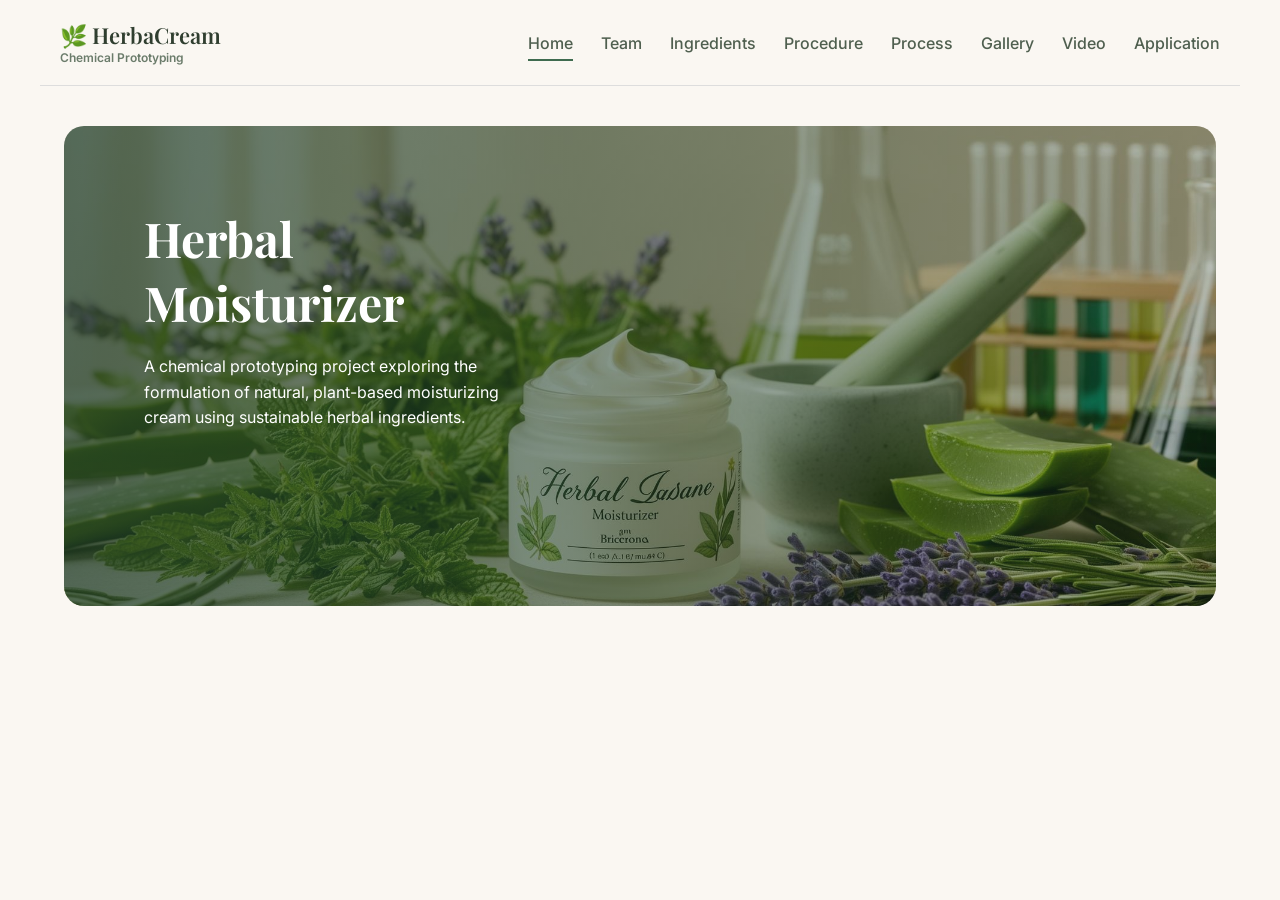
<file: index.html>
<!DOCTYPE html>
<html lang="en">
<head>
    <meta charset="UTF-8">
    <title>HerbaCream</title>
    <link rel="stylesheet" href="style.css">
    <link href="https://fonts.googleapis.com/css2?family=Playfair+Display:wght@600&family=Inter:wght@400;500&display=swap" rel="stylesheet">
</head>
<body>

<!-- NAVBAR -->
<header class="navbar">
    <div class="logo">
        🌿 <span>HerbaCream</span>
        <small>Chemical Prototyping</small>
    </div>

    <nav>
        <a class="active" href="index.html">Home</a>
        <a href="team.html">Team</a>
        <a href="ingredients.html">Ingredients</a>
        <a href="procedure.html">Procedure</a>
        <a href="process.html">Process</a>
        <a href="gallery.html">Gallery</a>
        <a href="video.html">Video</a>
        <a href="application.html">Application</a>
        
    </nav>
</header>

<hr class="divider">

<!-- HERO SECTION -->
<section class="hero">
    <div class="hero-overlay"></div>

    <div class="hero-content">
        <h1>Herbal Moisturizer</h1>
        <p>
            A chemical prototyping project exploring the formulation of
            natural, plant-based moisturizing cream using sustainable
            herbal ingredients.
        </p>
    </div>
</section>
</body>
</html>
</file>
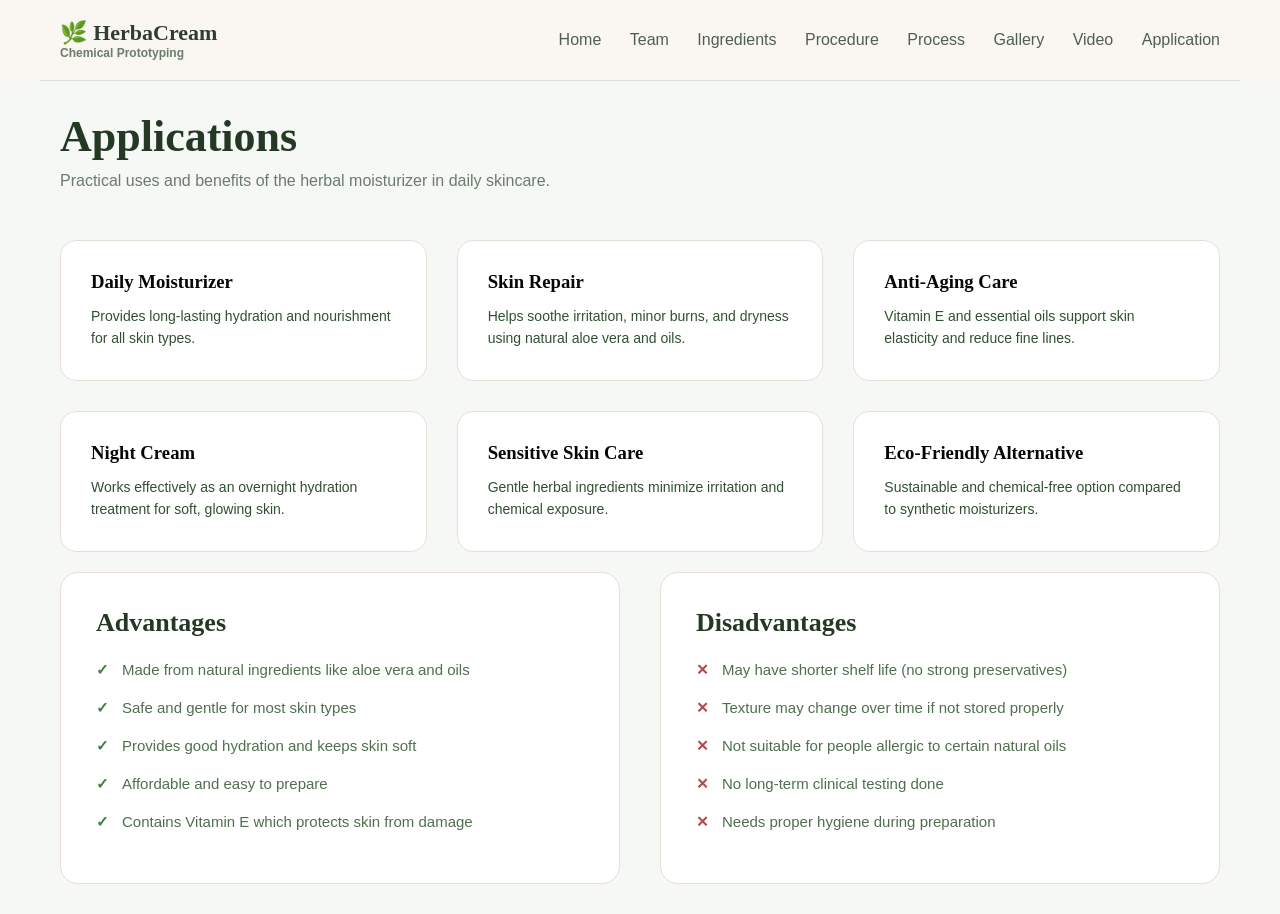
<file: application.html>
<!DOCTYPE html>
<html lang="en">
<head>
    <meta charset="UTF-8">
    <meta name="viewport" content="width=device-width, initial-scale=1.0">
    <link rel="stylesheet" href="style.css">
</head>
<body>
    
</body>
</html>
<header class="navbar">
    <div class="logo">
        🌿 <span>HerbaCream</span>
        <small>Chemical Prototyping</small>
    </div>

    <nav>
        <a href="index.html">Home</a>
        <a href="team.html">Team</a>
        <a href="ingredients.html">Ingredients</a>
        <a href="procedure.html">Procedure</a>
        <a href="process.html">Process</a>
        <a href="gallery.html">Gallery</a>
        <a href="video.html">Video</a>
        <a href="application.html">Application</a>
    </nav>
</header>

<hr class="divider">
<body>
    <!-- APPLICATION SECTION -->
<section id="application" class="application-section">

    <div class="container">
        <h2>Applications</h2>
        <p class="subtext">
            Practical uses and benefits of the herbal moisturizer in daily skincare.
        </p>

        <div class="application-grid">

            <div class="application-card">
                <h3>Daily Moisturizer</h3>
                <p>
                    Provides long-lasting hydration and nourishment for all skin types.
                </p>
            </div>

            <div class="application-card">
                <h3>Skin Repair</h3>
                <p>
                    Helps soothe irritation, minor burns, and dryness using natural aloe vera and oils.
                </p>
            </div>

            <div class="application-card">
                <h3>Anti-Aging Care</h3>
                <p>
                    Vitamin E and essential oils support skin elasticity and reduce fine lines.
                </p>
            </div>

            <div class="application-card">
                <h3>Night Cream</h3>
                <p>
                    Works effectively as an overnight hydration treatment for soft, glowing skin.
                </p>
            </div>

            <div class="application-card">
                <h3>Sensitive Skin Care</h3>
                <p>
                    Gentle herbal ingredients minimize irritation and chemical exposure.
                </p>
            </div>

            <div class="application-card">
                <h3>Eco-Friendly Alternative</h3>
                <p>
                    Sustainable and chemical-free option compared to synthetic moisturizers.
                </p>
            </div>

        </div>
    </div>
    <div class="application-compare">

    <!-- ADVANTAGES -->
    <div class="application-box advantages">
        <h3>Advantages</h3>
        <ul>
            <li>Made from natural ingredients like aloe vera and oils</li>
            <li>Safe and gentle for most skin types</li>
            <li>Provides good hydration and keeps skin soft</li>
            <li>Affordable and easy to prepare</li>
            <li>Contains Vitamin E which protects skin from damage</li>
        </ul>
    </div>

    <!-- DISADVANTAGES -->
    <div class="application-box disadvantages">
        <h3>Disadvantages</h3>
        <ul>
            <li>May have shorter shelf life (no strong preservatives)</li>
            <li>Texture may change over time if not stored properly</li>
            <li>Not suitable for people allergic to certain natural oils</li>
            <li>No long-term clinical testing done</li>
            <li>Needs proper hygiene during preparation</li>
        </ul>
    </div>

</div>

</section>

</body>
</file>
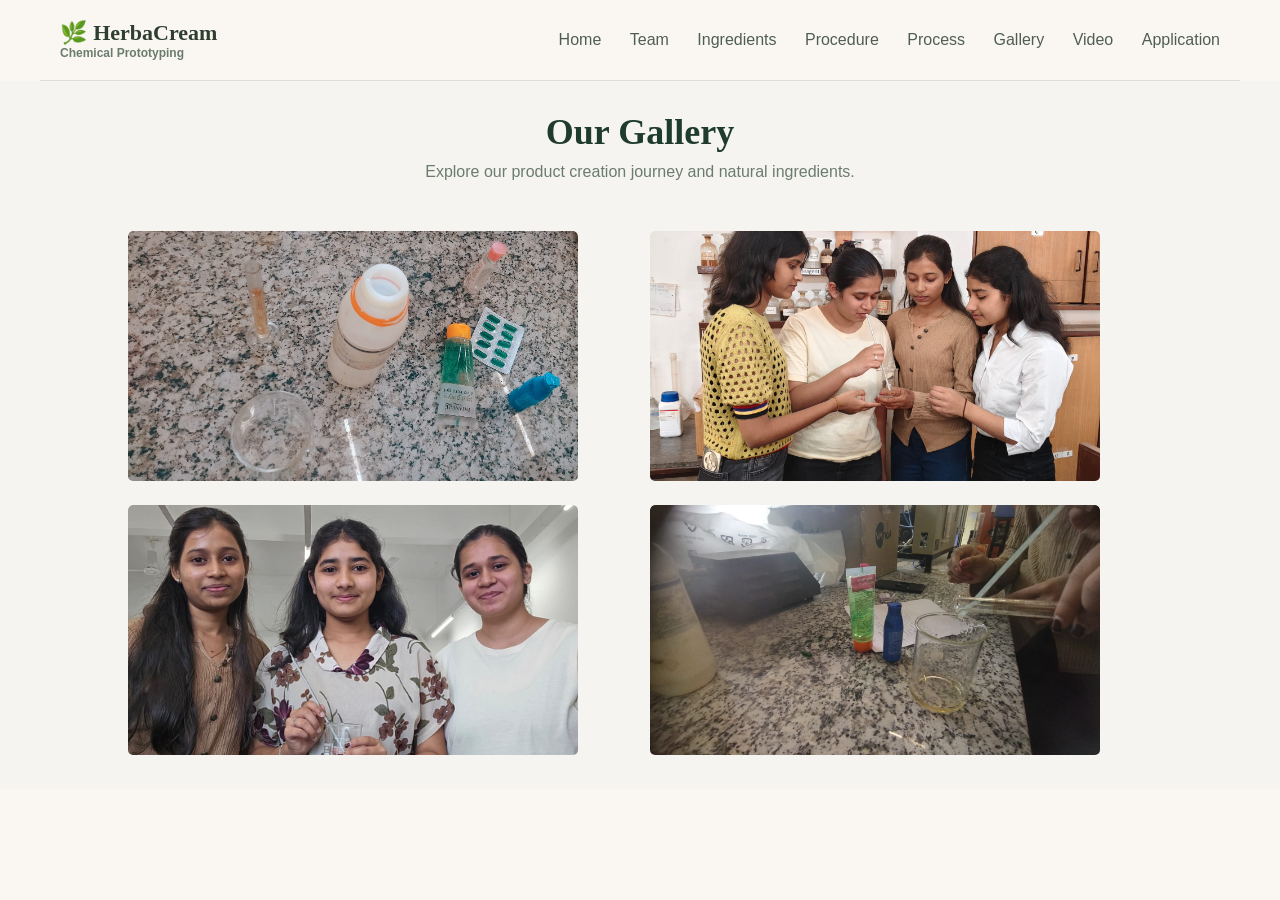
<file: gallery.html>
<!DOCTYPE html>
<html lang="en">
<head>
    <meta charset="UTF-8">
    <meta name="viewport" content="width=device-width, initial-scale=1.0">
    <link rel="stylesheet" href="style.css">
</head>
<body>
    
</body>
</html>
<header class="navbar">
    <div class="logo">
        🌿 <span>HerbaCream</span>
        <small>Chemical Prototyping</small>
    </div>

    <nav>
        <a href="index.html">Home</a>
        <a href="team.html">Team</a>
        <a href="ingredients.html">Ingredients</a>
        <a href="procedure.html">Procedure</a>
        <a href="process.html">Process</a>
        <a href="gallery.html">Gallery</a>
        <a href="video.html">Video</a>
        <a href="application.html">Application</a>
    </nav>
</header>

<hr class="divider">
<body>
    
</div>
    <section id="gallery" class="gallery-section">
    <div class="container">
        <h2 class="section-title">Our Gallery</h2>
        <p class="section-subtitle">
            Explore our product creation journey and natural ingredients.
        </p>

        <div class="gallery-grid">
            <div class="gallery-item">
                <img src="image1.jpeg" alt="Raw Materials">
            </div>

            <div class="gallery-item">
                <img src="image2.jpeg" alt="Extraction Process">
            </div>

            <div class="gallery-item">
                <img src="image3.jpeg" alt="Mixing Process">
            </div>    
            <div class="gallery-item">
                <img src="image6.jpeg" alt="Final Packaging">
            </div>

            
        </div>
    </div>
</section>

</body>
</file>
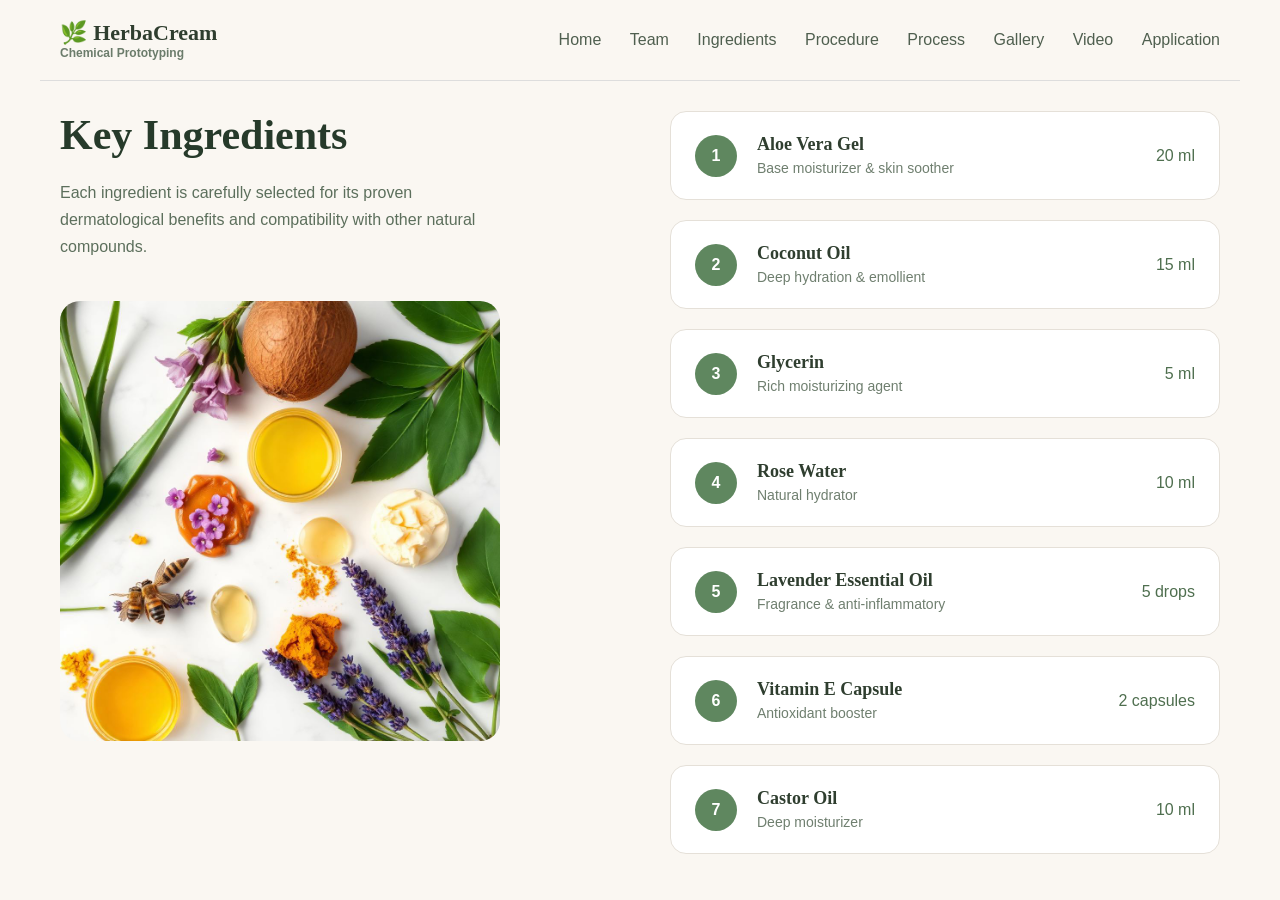
<file: ingredients.html>
<!DOCTYPE html>
<html lang="en">
<head>
    <meta charset="UTF-8">
    <meta name="viewport" content="width=device-width, initial-scale=1.0">
    <link rel="stylesheet" href="style.css">
</head>
<body>
    
</body>
</html>
<header class="navbar">
    <div class="logo">
        🌿 <span>HerbaCream</span>
        <small>Chemical Prototyping</small>
    </div>

    <nav>
        <a href="index.html">Home</a>
        <a href="team.html">Team</a>
        <a href="ingredients.html">Ingredients</a>
        <a href="procedure.html">Procedure</a>
        <a href="process.html">Process</a>
        <a href="gallery.html">Gallery</a>
        <a href="video.html">Video</a>
        <a href="application.html">Application</a>
    </nav>
</header>

<hr class="divider">
<body>
   <!-- INGREDIENTS SECTION -->
<section id="ingredients" class="ingredients-section">

    <div class="ingredients-left">
        <h2>Key Ingredients</h2>
        <p>
            Each ingredient is carefully selected for its proven
            dermatological benefits and compatibility with other
            natural compounds.
        </p>

        <img src="ingredients.jpg" alt="Ingredients">
    </div>

    <div class="ingredients-right">

        <div class="ingredient-card">
            <div class="number">1</div>
            <div class="info">
                <h3>Aloe Vera Gel</h3>
                <span>Base moisturizer & skin soother</span>
            </div>
            <div class="qty">20 ml</div>
        </div>

        <div class="ingredient-card">
            <div class="number">2</div>
            <div class="info">
                <h3>Coconut Oil</h3>
                <span>Deep hydration & emollient</span>
            </div>
            <div class="qty">15 ml</div>
        </div>

        <div class="ingredient-card">
            <div class="number">3</div>
            <div class="info">
                <h3>Glycerin</h3>
                <span>Rich moisturizing agent</span>
            </div>
            <div class="qty">5 ml</div>
        </div>

        <div class="ingredient-card">
            <div class="number">4</div>
            <div class="info">
                <h3>Rose Water</h3>
                <span>Natural hydrator</span>
            </div>
            <div class="qty">10 ml</div>
        </div>

        <div class="ingredient-card">
            <div class="number">5</div>
            <div class="info">
                <h3>Lavender Essential Oil</h3>
                <span>Fragrance & anti-inflammatory</span>
            </div>
            <div class="qty">5 drops</div>
        </div>

        <div class="ingredient-card">
            <div class="number">6</div>
            <div class="info">
                <h3>Vitamin E Capsule</h3>
                <span>Antioxidant booster</span>
            </div>
            <div class="qty">2 capsules</div>
        </div>
        <div class="ingredient-card">
            <div class="number">7</div>
            <div class="info">
                <h3>Castor Oil</h3>
                <span>Deep moisturizer</span>
            </div>
            <div class="qty">10 ml</div>
        </div>

    </div>
</section>

</body>
</file>
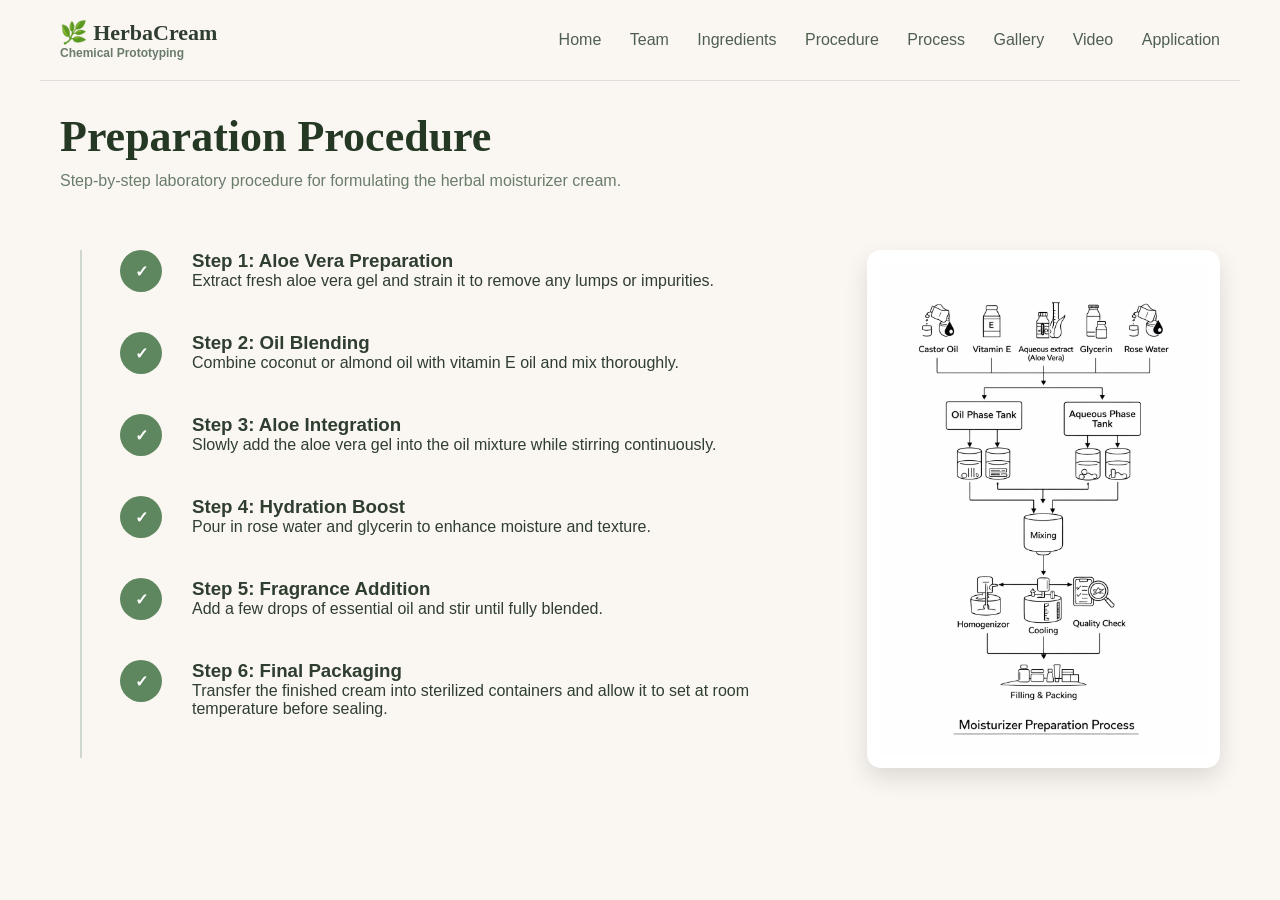
<file: procedure.html>
<!DOCTYPE html>
<html lang="en">
<head>
    <meta charset="UTF-8">
    <meta name="viewport" content="width=device-width, initial-scale=1.0">
    <link rel="stylesheet" href="style.css">
</head>
<body>
    
</body>
</html>
<header class="navbar">
    <div class="logo">
        🌿 <span>HerbaCream</span>
        <small>Chemical Prototyping</small>
    </div>

    <nav>
        <a href="index.html">Home</a>
        <a href="team.html">Team</a>
        <a href="ingredients.html">Ingredients</a>
        <a href="procedure.html">Procedure</a>
        <a href="process.html">Process</a>
        <a href="gallery.html">Gallery</a>
        <a href="video.html">Video</a>
        <a href="application.html">Application</a>
    </nav>
</header>

<hr class="divider">
<body>
    <!-- PROCEDURE SECTION -->
<section id="procedure" class="procedure-section">
    <h2>Preparation Procedure</h2>
    <p class="procedure-sub">
        Step-by-step laboratory procedure for formulating the herbal moisturizer cream.
    </p>

    <div class="procedure-layout">
        
        <!-- RIGHT TIMELINE -->
        <div class="procedure-timeline">
            <div class="step">
                <div class="icon">✓</div>
                <div class="content">
                    <h3>Step 1: Aloe Vera Preparation</h3>
                    <p>Extract fresh aloe vera gel and strain it to remove any lumps or impurities.</p>
                </div>
            </div>

            <div class="step">
                <div class="icon">✓</div>
                <div class="content">
                    <h3>Step 2: Oil Blending</h3>
                    <p>Combine coconut or almond oil with vitamin E oil and mix thoroughly.</p>
                </div>
            </div>

            <div class="step">
                <div class="icon">✓</div>
                <div class="content">
                    <h3>Step 3: Aloe Integration</h3>
                    <p>
                        Slowly add the aloe vera gel into the oil mixture while stirring continuously.
                    </p>
                </div>
            </div>

            <div class="step">
                <div class="icon">✓</div>
                <div class="content">
                    <h3>Step 4: Hydration Boost</h3>
                    <p>
                    Pour in rose water and glycerin to enhance moisture and texture.
                    </p>
                </div>
            </div>

            <div class="step">
                <div class="icon">✓</div>
                <div class="content">
                    <h3>Step 5: Fragrance Addition</h3>
                    <p>
                    Add a few drops of essential oil and stir until fully blended.
                    </p>    
                </div>
            </div>
            <div class="step">
                <div class="icon">✓</div>
                <div class="content">
                    <h3>Step 6: Final Packaging</h3>
                    <p>
                    Transfer the finished cream into sterilized containers and allow it
                    to set at room temperature before sealing.
                    </p>    
                </div>
            </div>
            

        </div>
       <div class="procedure-image">
            <img src="image4.jpeg" alt="Preparation Procedure">
        </div>
    </div>
    </section>

</body>
</file>
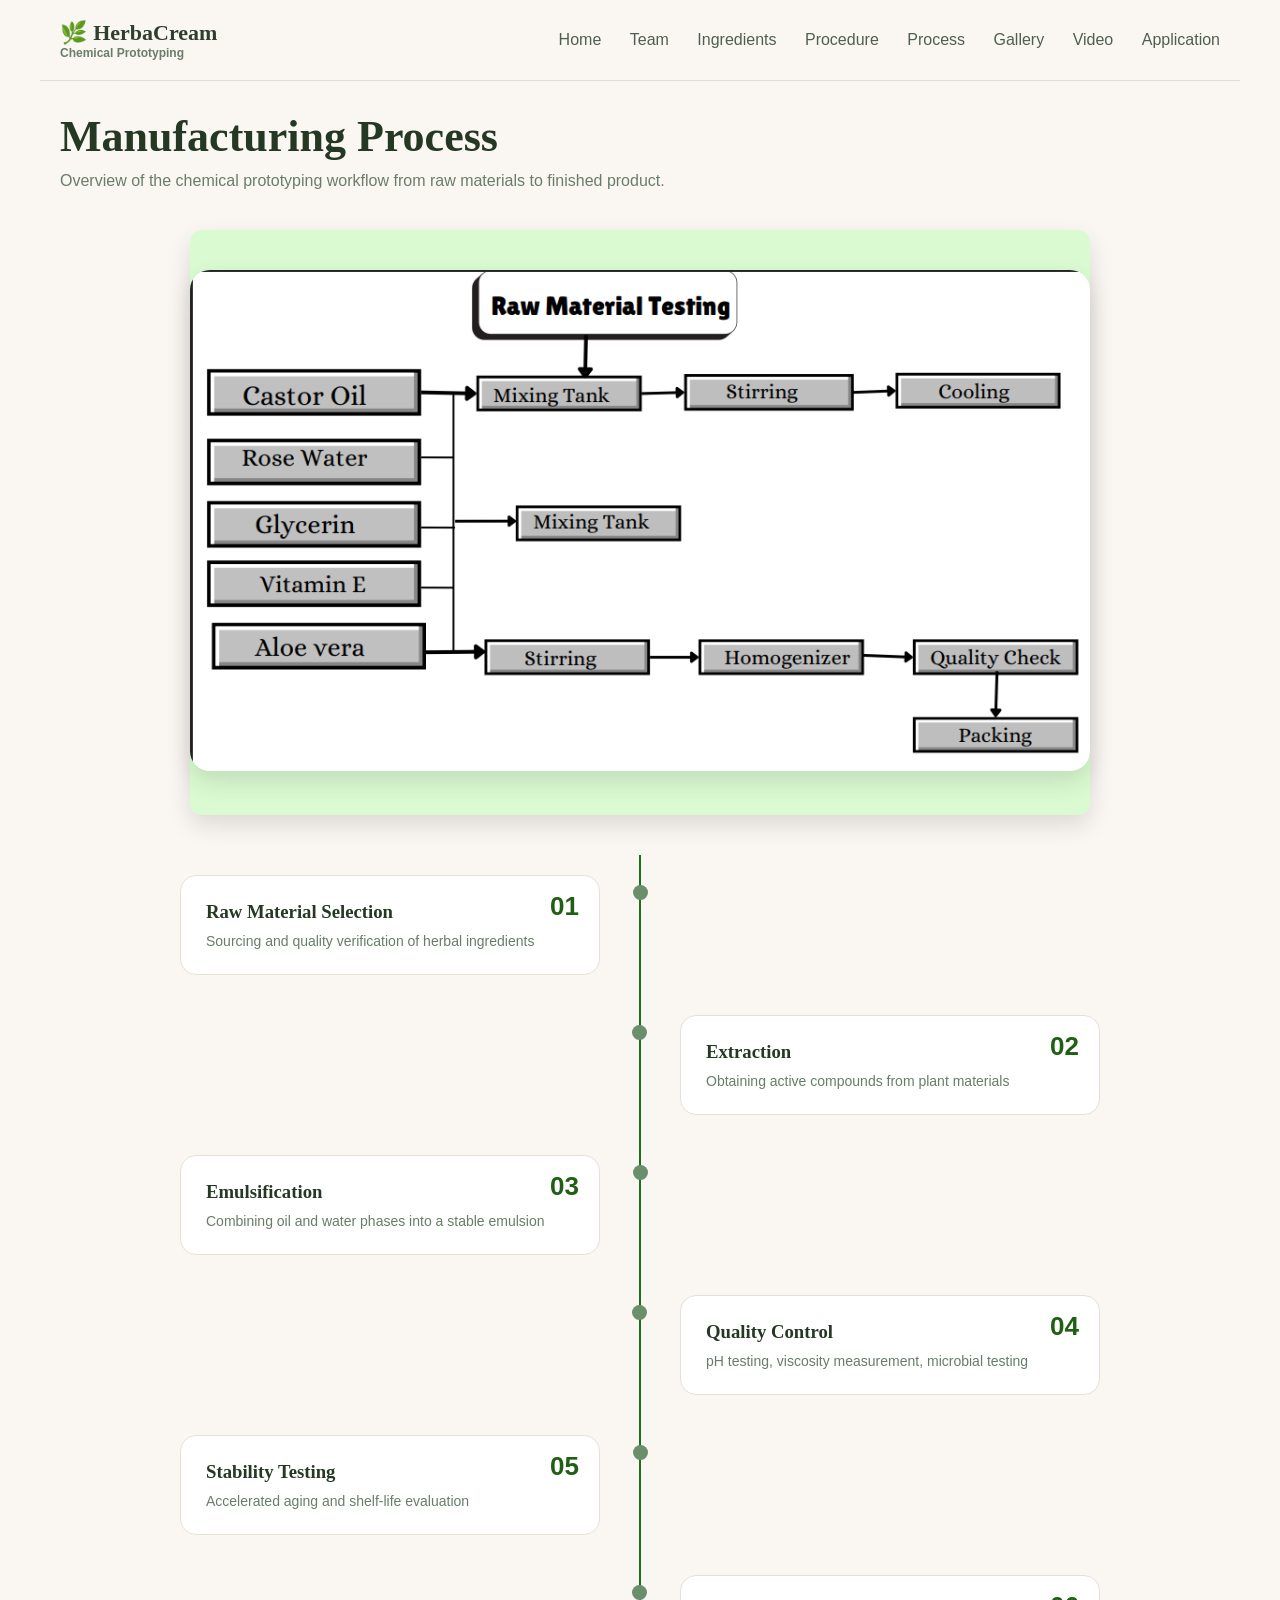
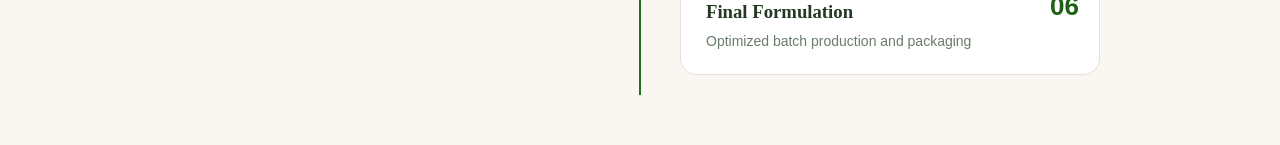
<file: process.html>
<!DOCTYPE html>
<html lang="en">
<head>
    <meta charset="UTF-8">
    <meta name="viewport" content="width=device-width, initial-scale=1.0">
    <link rel="stylesheet" href="style.css">
</head>
<body>
    
</body>
</html>
<header class="navbar">
    <div class="logo">
        🌿 <span>HerbaCream</span>
        <small>Chemical Prototyping</small>
    </div>

    <nav>
        <a href="index.html">Home</a>
        <a href="team.html">Team</a>
        <a href="ingredients.html">Ingredients</a>
        <a href="procedure.html">Procedure</a>
        <a href="process.html">Process</a>
        <a href="gallery.html">Gallery</a>
        <a href="video.html">Video</a>
        <a href="application.html">Application</a>
    </nav>
</header>

<hr class="divider">
<body>
<!--Process-->
    <section  class="manufacturing-section" id="process">

    <div class="container">
        <h2>Manufacturing Process</h2>
        <p class="subtext">
            Overview of the chemical prototyping workflow from raw materials to finished product.
        </p>

        <!-- Top Image -->
        <div class="process-image">
            <img src="image5.png" alt="Manufacturing Process" class="process-image">
        </div>

        <!-- Process Grid -->
        <div class="timeline">

    <div class="timeline-item left">
        <div class="content">
            <span>01</span>
            <h3>Raw Material Selection</h3>
            <p>Sourcing and quality verification of herbal ingredients</p>
        </div>
    </div>

    <div class="timeline-item right">
        <div class="content">
            <span>02</span>
            <h3>Extraction</h3>
            <p>Obtaining active compounds from plant materials</p>
        </div>
    </div>

    <div class="timeline-item left">
        <div class="content">
            <span>03</span>
            <h3>Emulsification</h3>
            <p>Combining oil and water phases into a stable emulsion</p>
        </div>
    </div>

    <div class="timeline-item right">
        <div class="content">
            <span>04</span>
            <h3>Quality Control</h3>
            <p>pH testing, viscosity measurement, microbial testing</p>
        </div>
    </div>

    <div class="timeline-item left">
        <div class="content">
            <span>05</span>
            <h3>Stability Testing</h3>
            <p>Accelerated aging and shelf-life evaluation</p>
        </div>
    </div>

    <div class="timeline-item right">
        <div class="content">
            <span>06</span>
            <h3>Final Formulation</h3>
            <p>Optimized batch production and packaging</p>
        </div>
    </div>


</body>
</file>
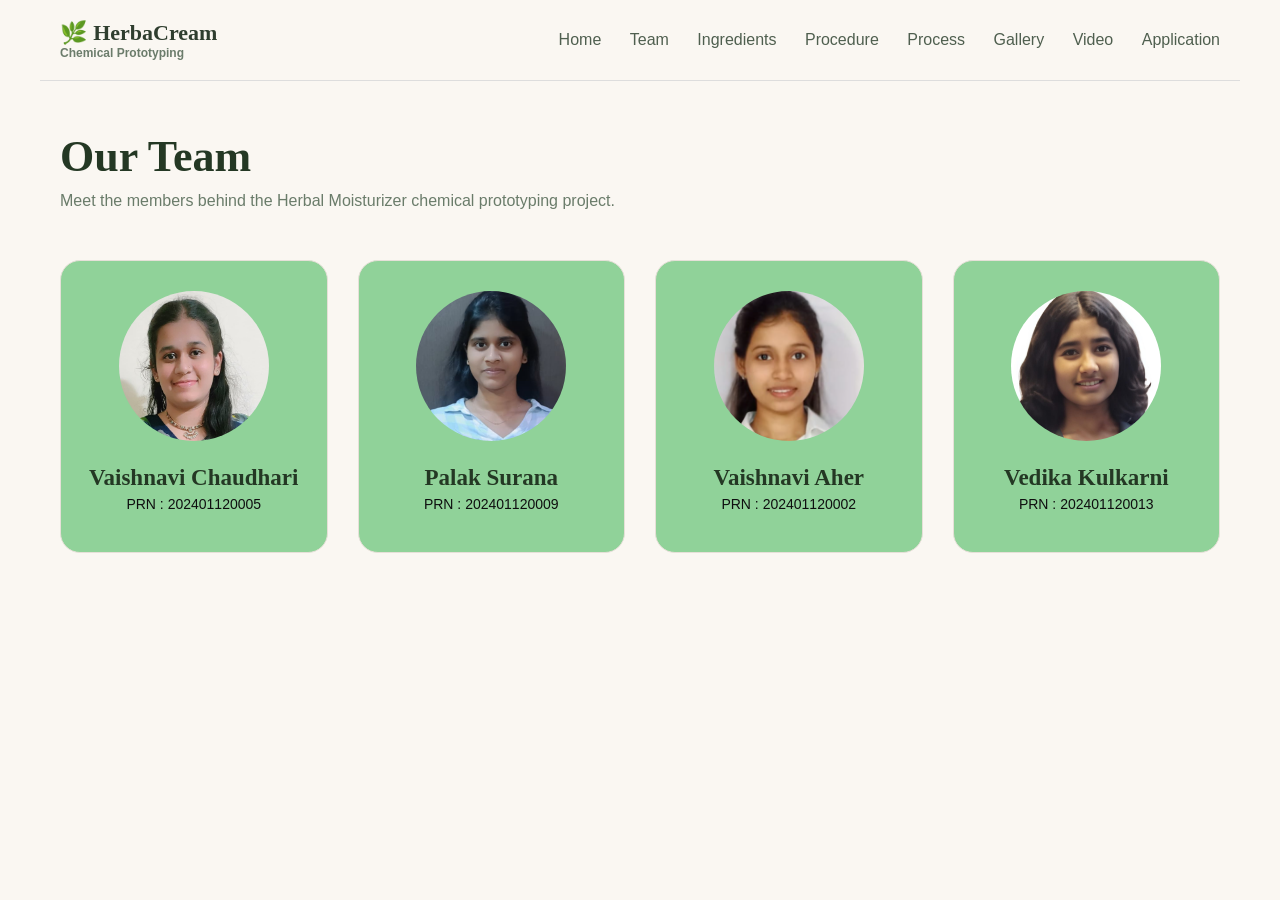
<file: team.html>
<!DOCTYPE html>
<html lang="en">
<head>
    <meta charset="UTF-8">
    <meta name="viewport" content="width=device-width, initial-scale=1.0">
    <link rel="stylesheet" href="style.css">
</head>
<body>
    
</body>
</html>
<header class="navbar">
    <div class="logo">
        🌿 <span>HerbaCream</span>
        <small>Chemical Prototyping</small>
    </div>

    <nav>
        <a href="index.html">Home</a>
        <a href="team.html">Team</a>
        <a href="ingredients.html">Ingredients</a>
        <a href="procedure.html">Procedure</a>
        <a href="process.html">Process</a>
        <a href="gallery.html">Gallery</a>
        <a href="video.html">Video</a>
        <a href="application.html">Application</a>
    </nav>
</header>

<hr class="divider">
<body>
    <!-- TEAM SECTION -->
<section id="team" class="team-section">

    <div class="container">
        <h2>Our Team</h2>
        <p class="subtext">
            Meet the members behind the Herbal Moisturizer chemical prototyping project.
        </p>

        <div class="team-grid">

            <div class="team-card">
                <img src="portfolio.jpg" alt="Team Member">
                <h3>Vaishnavi Chaudhari</h3>
                <span>PRN : 202401120005</span>
                
            </div>

            <div class="team-card">
                <img src="palak_1.png" alt="Team Member">
                <h3>Palak Surana</h3>
                <span>PRN : 202401120009</span>
                
            </div>

            <div class="team-card">
                <img src="vaishnavi.png" alt="Team Member">
                <h3>Vaishnavi Aher</h3>
                <span>PRN : 202401120002</span>
                
            </div>

            <div class="team-card">
                <img src="vedika_1.png" alt="Team Member">
                <h3>Vedika Kulkarni</h3>
                <span>PRN : 202401120013</span>
                
            </div>

        </div>
    </div>

</section>

</body>
</file>
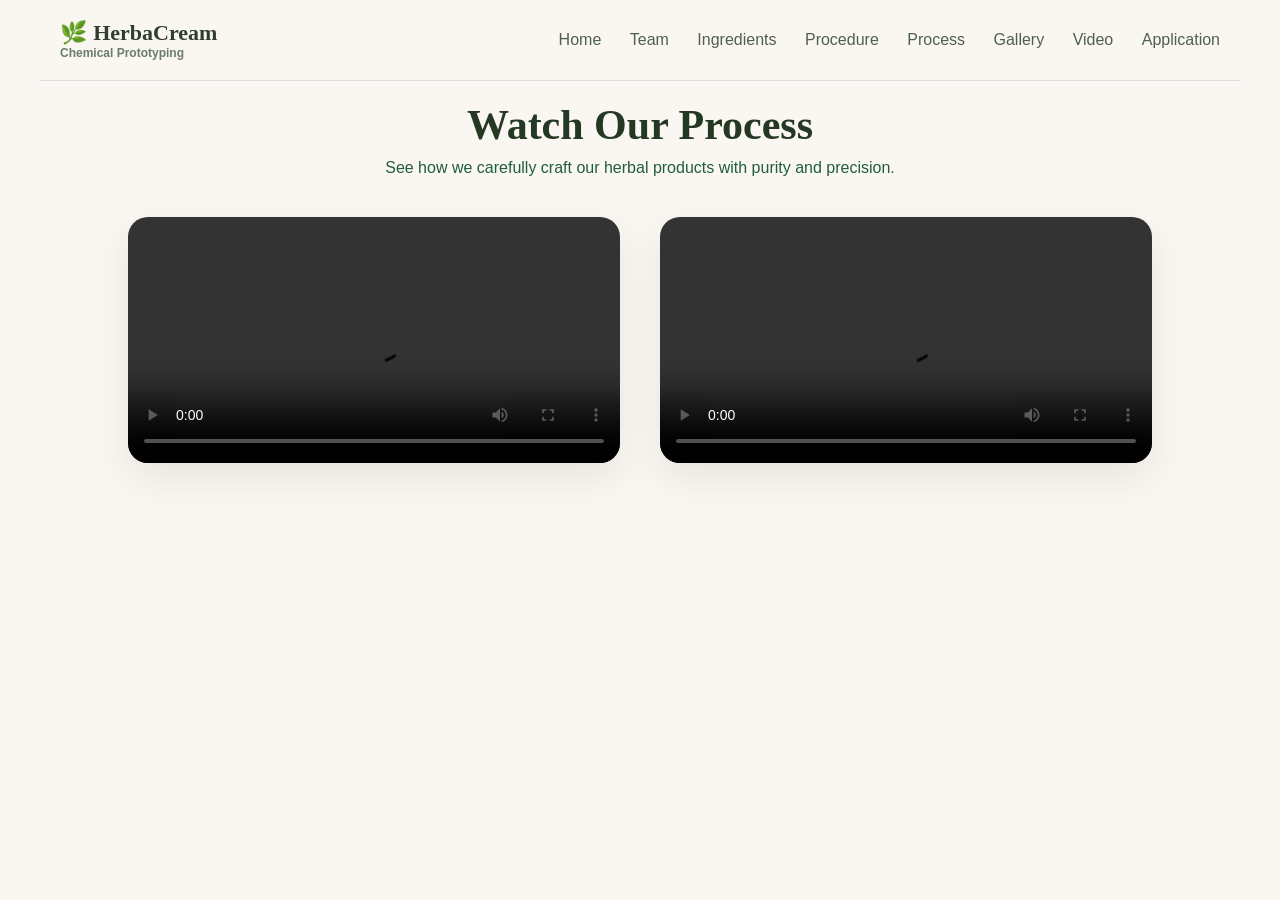
<file: video.html>
<!DOCTYPE html>
<html lang="en">
<head>
    <meta charset="UTF-8">
    <meta name="viewport" content="width=device-width, initial-scale=1.0">
    <link rel="stylesheet" href="style.css">
</head>
<body>
    
</body>
</html>
<header class="navbar">
    <div class="logo">
        🌿 <span>HerbaCream</span>
        <small>Chemical Prototyping</small>
    </div>

    <nav>
        <a href="index.html">Home</a>
        <a href="team.html">Team</a>
        <a href="ingredients.html">Ingredients</a>
        <a href="procedure.html">Procedure</a>
        <a href="process.html">Process</a>
        <a href="gallery.html">Gallery</a>
        <a href="video.html">Video</a>
        <a href="application.html">Application</a>
    </nav>
</header>

<hr class="divider">
<body>
    <section id="video" class="video-section">
    <div class="container">
        <h2 class="section-title">Watch Our Process</h2>
        <p class="section-subtitle">
            See how we carefully craft our herbal products with purity and precision.
        </p>
        <div class="video-grid">

        <div class="video-wrapper">
            <video controls>
                <source src="video.mp4" type="video/mp4">
            </video>
        </div>
        <div class="video-wrapper">
            <video controls >
                <source src="video2.mp4" type="video/mp4">
            </video>
        </div>
    </div>
    </div>
</section>

</body>
</file>
<file: style.css>
* {
    margin: 0;
    padding: 0;
    box-sizing: border-box;
}

body {
    font-family: 'Inter', sans-serif;
    background-color: #faf7f2;
    color: #2f3e2f;
}

/* NAVBAR */
.navbar {
    display: flex;
    justify-content: space-between;
    align-items: center;
    padding: 20px 60px;
}

.logo {
    font-size: 22px;
    font-weight: 600;
}

.logo span {
    font-family: 'Playfair Display', serif;
}

.logo small {
    display: block;
    font-size: 12px;
    color: #6b7c6b;
}

nav a {
    margin-left: 24px;
    text-decoration: none;
    color: #4f5f4f;
    font-weight: 500;
    padding-bottom: 6px;
}

nav a.active {
    border-bottom: 2px solid #3f6b4f;
}

.divider {
    border: none;
    border-top: 1px solid #ddd;
    margin: 0 40px;
}

/* HERO */
.hero {
    position: relative;
    margin: 40px auto;
    width: 90%;
    height: 480px;
    border-radius: 20px;
    background: url("hero-herbal.jpg") center/cover no-repeat;
    overflow: hidden;
}

.hero-overlay {
    position: absolute;
    inset: 0;
    background: linear-gradient(
        to right,
        rgba(30, 60, 40, 0.75),
        rgba(30, 60, 40, 0.3)
    );
}

.hero-content {
    position: relative;
    z-index: 2;
    max-width: 520px;
    padding: 80px;
    color: #fff;
}

.hero-content h1 {
    font-family: 'Playfair Display', serif;
    font-size: 48px;
    margin-bottom: 20px;
}

.hero-content p {
    font-size: 16px;
    line-height: 1.6;
}
/* INGREDIENTS SECTION */
.ingredients-section {
    display: flex;
    gap: 60px;
    padding: 30px 60px;
    background-color: #faf7f2;
}

.ingredients-left {
    flex: 1;
}

.ingredients-left h2 {
    font-family: 'Playfair Display', serif;
    font-size: 42px;
    margin-bottom: 20px;
    color: #263a2a;
}

.ingredients-left p {
    max-width: 420px;
    font-size: 16px;
    line-height: 1.7;
    color: #5c6f5c;
    margin-bottom: 40px;
}

.ingredients-left img {
    width: 80%;
    border-radius: 20px;
    object-fit: cover;
}

/* RIGHT SIDE */
.ingredients-right {
    flex: 1;
    display: flex;
    flex-direction: column;
    gap: 20px;
}

.ingredient-card {
    display: flex;
    align-items: center;
    gap: 20px;
    padding: 22px 24px;
    border-radius: 16px;
    background: #fff;
    border: 1px solid #e5e0d8;
}

.number {
    width: 42px;
    height: 42px;
    background-color: #5f875f;
    color: #fff;
    border-radius: 50%;
    display: flex;
    align-items: center;
    justify-content: center;
    font-weight: 600;
}

.info h3 {
    font-family: 'Playfair Display', serif;
    font-size: 18px;
    margin-bottom: 4px;
}

.info span {
    font-size: 14px;
    color: #6f7f6f;
}

.qty {
    margin-left: auto;
    font-weight: 500;
    color: #4f6f4f;
}
/* PROCEDURE SECTION */
.procedure-section {
    padding: 30px 60px;
    background-color: #faf7f2;
}

.procedure-section h2 {
    font-family: 'Playfair Display', serif;
    font-size: 44px;
    color: #243824;
    margin-bottom: 10px;
}

.procedure-sub {
    font-size: 16px;
    color: #6a7c6a;
    margin-bottom: 60px;
}

/* PROCEDURE TIMELINE */
.procedure-timeline {
    position: relative;
    padding-left: 60px;
}

.procedure-timeline::before {
    content: "";
    position: absolute;
    left: 20px;
    top: 0;
    width: 2px;
    height: 100%;
    background-color: #cfd8cf;
}


.step {
    display: flex;
    gap: 30px;
    margin-bottom: 40px;
    position: relative;
}

.icon {
    width: 42px;
    height: 42px;
    min-width: 42px;
    min-height: 42px;

    background-color: #5f875f;
    color: #fff;
    border-radius: 50%;

    display: flex;
    align-items: center;
    justify-content: center;

    font-weight: 600;
    font-size: 16px;

    flex-shrink: 0;
}



.procedure-image img {
    width: 100%;
    border-radius: 20px;
    object-fit: cover;
}

/* RIGHT TIMELINE */
.timeline {
    flex: 1.2;
}
.timeline::before {
    left: 21px;
}
/* SECTION */
.manufacturing-section {
    padding: 30px 60px;
    background-color: #faf7f2;
}

.container {
    max-width: 1200px;
    margin: auto;
}

.manufacturing-section h2 {
    font-family: 'Playfair Display', serif;
    font-size: 44px;
    color: #243824;
    margin-bottom: 10px;
}

.subtext {
    color: #6a7c6a;
    margin-bottom: 40px;
}
.procedure-layout {
    display: flex;
    gap: 50px;
    align-items: flex-start;
}

/* LEFT */
.procedure-timeline {
    flex: 2;
    min-width: 0;
    
}

/* RIGHT */
.procedure-image {
    flex: 1;
    max-width: 420px;
    position: sticky;
    top: 120px;
}

.procedure-image img {
    width: 100%;
    height: auto;
    max-height: 520px;
    border-radius: 16px;
    object-fit: contain;
    background: #fff;
    padding: 12px;
    box-shadow: 0 10px 25px rgba(0,0,0,0.12);
}

/* IMAGE */
.process-image {
    margin-bottom: 60px;
}

.process-image img {
    width: 100%;
    border-radius: 20px;
    object-fit: cover;
}

/* GRID */
.process-grid {
    display: grid;
    grid-template-columns: repeat(3, 1fr);
    gap: 25px;
    align-items: center;
}

/* CARD */
.process-card {
    position: relative;
    padding: 10px;
    background: #ffffff;
    border-radius: 16px;
    border: 1px solid #e6e0d8;
    min-height: 50px;
}

.process-card h3 {
    font-family: 'Playfair Display', serif;
    font-size: 18px;
    margin-bottom: 10px;
    color: #243824;
}

.process-card p {
    font-size: 14px;
    color: #6a7c6a;
}

/* NUMBER */
.card-number {
    position: absolute;
    top: 20px;
    right: 25px;
    font-size: 28px;
    font-weight: 600;
    color: #dce5dc;
}

/* ARROW */
.arrow {
    font-size: 22px;
    color: #8fa58f;
    text-align: center;
}

/* RESPONSIVE */
@media (max-width: 900px) {
    .process-grid {
        grid-template-columns: 1fr;
    }

    .arrow {
        display: none;
    }
}

/* Timeline Wrapper */
.timeline {
    position: relative;
    max-width: 1000px;
    margin: 20px auto;
}

/* Vertical Line */
.timeline::after {
    content: '';
    position: absolute;
    width: 2px;
    background-color: #1b701b;
    top: 0;
    bottom: 0;
    left: 50%;
    margin-left: -1px;
}

/* Timeline Item */
.timeline-item {
    padding: 20px 40px;
    position: relative;
    width: 50%;
}

/* Left Side */
.timeline-item.left {
    left: 0;
}

/* Right Side */
.timeline-item.right {
    left: 50%;
}

/* Content Box */
.timeline-item .content {
    background: #ffffff;
    padding: 25px;
    border-radius: 16px;
    border: 1px solid #e6e0d8;
    position: relative;
}

/* Step Number */
.timeline-item span {
    position: absolute;
    top: 15px;
    right: 20px;
    font-size: 26px;
    color: #206015;
    font-weight: 600;
}

/* Headings */
.timeline-item h3 {
    font-family: 'Playfair Display', serif;
    color: #243824;
    margin-bottom: 10px;
}

.timeline-item p {
    color: #6a7c6a;
    font-size: 14px;
}

/* Circles */
.timeline-item::before {
    content: '';
    position: absolute;
    width: 15px;
    height: 15px;
    background-color: #6a8f6a;
    border-radius: 50%;
    top: 30px;
    right: -8px;
    z-index: 1;
}

.timeline-item.right::before {
    left: -8px;
}

/* Responsive */
@media screen and (max-width: 768px) {

    .timeline::after {
        left: 20px;
    }

    .timeline-item {
        width: 100%;
        padding-left: 60px;
        padding-right: 20px;
    }

    .timeline-item.right {
        left: 0%;
    }

    .timeline-item::before {
        left: 12px;
    }
}
html {
    scroll-behavior: smooth;
}
.process-image {
    width: 100%;          /* reduce size */
    max-width: 900px;    /* prevents it from getting too large */
    margin: 40px auto ;   /* center the image */
    border-radius: 12px; /* optional: rounded corners */
    box-shadow: 0 10px 25px rgba(0,0,0,0.12);
    background-color: #dafbd1;
    
}
/* Gallery Section */
.gallery-section {
    padding: 30px 10%;
    background-color: #f5f4f0;
    text-align: center;
}

.section-title {
    font-family: 'Playfair Display', serif;
    font-size: 36px;
    margin-bottom: 10px;
    color: #1f3b2d;
}

.section-subtitle {
    color: #6b7c6f;
    margin-bottom: 50px;
}

/* Grid Layout */
.gallery-grid {
    display: grid;
    grid-template-columns: repeat(auto-fit, minmax(450px, 1fr));
    gap: 20px;
}

/* Image Box */
.gallery-item {
    overflow: hidden;
    width: 450px;
    border-radius: 5px;
}

.gallery-item img {
    width: 100%;
    height: 250px;
    object-fit: cover;
    border-radius: 5px;
    transition: transform 0.4s ease;
}

/* Hover Effect */
.gallery-item:hover img {
    transform: scale(1.1);
}
/* VIDEO SECTION */
.video-section {
    padding: 20px 10%;
    background-color: #faf7f2;
    text-align: center;
}

.video-section .section-title {
    font-family: 'Playfair Display', serif;
    font-size: 42px;
    color: #243824;
    margin-bottom: 10px;
}

.video-section .section-subtitle {
    color: #215c41;
    margin-bottom: 25px;
}

/* Video Wrapper 
.video-wrapper {
    max-width: 450px;
    max-height: 550px;
    margin: auto;
    border-radius: 20px;
    overflow: hidden;
    box-shadow: 0 15px 40px rgba(0, 0, 0, 0.08);
}
    */
/* VIDEO GRID */
.video-grid {
    display: grid;
    grid-template-columns: repeat(2, 1fr);
    gap: 40px;
    max-width: 1100px;   /* ✅ CORRECT */
    margin: 40px auto 0;
}


/* VIDEO CARD */
.video-wrapper {
    width: 100%;
    border-radius: 20px;
    overflow: hidden;
    box-shadow: 0 15px 40px rgba(0, 0, 0, 0.08);
}

/* VIDEO ELEMENT */
.video-wrapper video {
    width: 100%;
    height: auto;
    display: block;
}

/* MOBILE */
@media (max-width: 768px) {
    .video-grid {
        grid-template-columns: 1fr;
    }
}


.video-wrapper video {
    width: 100%;
    height: auto;
    display: block;
}
/* APPLICATION SECTION */
.application-section {
    padding: 30px 60px;
    background-color: #f5f8f5;
}

.application-section h2 {
    font-family: 'Playfair Display', serif;
    font-size: 44px;
    color: #243824;
    margin-bottom: 10px;
}

.application-section .subtext {
    color: #6a7c6a;
    margin-bottom: 50px;
}

/* GRID */
.application-grid {
    display: grid;
    grid-template-columns: repeat(3, 1fr);
    gap: 30px;
}

/* CARD */
.application-card {
    background: #ffffff;
    padding: 30px;
    border-radius: 16px;
    border: 1px solid #e6e0d8;
    transition: 0.3s ease;
}

.application-card:hover {
    transform: translateY(-5px);
    box-shadow: 0 8px 20px rgba(0,0,0,0.05);
}

.application-card h3 {
    font-family: 'Playfair Display', serif;
    margin-bottom: 12px;
    color: #050605;
}

.application-card p {
    font-size: 14px;
    color: #315031;
    line-height: 1.6;
}

/* RESPONSIVE */
@media (max-width: 900px) {
    .application-grid {
        grid-template-columns: 1fr;
    }
}
/* TEAM SECTION */
.team-section {
    padding: 50px 60px;
    background-color: #faf7f2;
}

.team-section h2 {
    font-family: 'Playfair Display', serif;
    font-size: 44px;
    color: #243824;
    margin-bottom: 10px;
}

.team-section .subtext {
    color: #6a7c6a;
    margin-bottom: 50px;
}

/* GRID */
.team-grid {
    display: grid;
    grid-template-columns: repeat(4, 1fr);
    gap: 30px;
}

/* CARD */
.team-card {
    background: #90d299;
    padding: 30px 20px;
    border-radius: 20px;
    border: 1px solid #e6e0d8;
    text-align: center;
    transition: 0.3s ease;
}

.team-card:hover {
    transform: translateY(-6px);
    box-shadow: 0 10px 25px rgba(0,0,4,0.05);
}

.team-card img {
    width: 150px;
    height: 150px;
    object-fit: cover;
    border-radius: 50%;
    margin-bottom: 20px;
}

.team-card h3 {
    font-family: 'Playfair Display', serif;
    font-size: 23px;
    margin-bottom: 5px;
    color: #243824;
}

.team-card span {
    font-size: 14px;
    color: #0e0e0f;
    display: block;
    margin-bottom: 10px;
}

.team-card p {
    font-size: 14px;
    color: #6a7c6a;
    line-height: 1.5;
}

/* RESPONSIVE */
@media (max-width: 1000px) {
    .team-grid {
        grid-template-columns: repeat(2, 1fr);
    }
}

@media (max-width: 600px) {
    .team-grid {
        grid-template-columns: 1fr;
    }
}
/* ==========================
   RESPONSIVE NAVBAR
========================== */

.menu-toggle {
    display: none;
    font-size: 28px;
    cursor: pointer;
    color: #4f5f4f;
}

/* Mobile Navbar */
@media (max-width: 768px) {

    .navbar {
        position: relative;
        padding: 16px 24px;
    }

    nav.nav-links {
        display: none;
        position: absolute;
        top: 100%;
        left: 0;
        width: 100%;
        background-color: #faf7f2;
        flex-direction: column;
        align-items: center;
        padding: 20px 0;
        border-top: 1px solid #ddd;
    }

    nav.nav-links a {
        margin: 12px 0;
        font-size: 16px;
    }

    nav.nav-links.show {
        display: flex;
    }

    .menu-toggle {
        display: block;
    }
}
.procedure-wrapper {
    display: flex !important;
    align-items: flex-start;
    gap: 40px;
}
.procedure-layout {
    display: flex;
    align-items: flex-start;
    gap: 40px;
}

/* timeline */
.procedure-timeline {
    flex: 2;
}

/* image container */
.procedure-image {
    flex: 1;
    max-width: 380px;
}

/* image itself */
.procedure-image img {
    width: 100%;
    height: auto;
    border-radius: 14px;
}
/* APPLICATION ADVANTAGES & DISADVANTAGES */

.application-compare {
    padding-top: 20px ;
    display: grid;
    grid-template-columns: repeat(2, 1fr);
    gap: 40px;
}

.application-box {
    background: #ffffff;
    padding: 35px;
    border-radius: 18px;
    border: 1px solid #e6e0d8;
}

.application-box h3 {
    font-family: 'Playfair Display', serif;
    font-size: 26px;
    margin-bottom: 20px;
    color: #243824;
}

.application-box ul {
    list-style: none;
    padding-left: 0;
}

.application-box li {
    font-size: 15px;
    color: #4f6f4f;
    margin-bottom: 14px;
    padding-left: 26px;
    position: relative;
    line-height: 1.6;
}

/* Check & Cross Icons */
.advantages li::before {
    content: "✓";
    position: absolute;
    left: 0;
    color: #3f7d3f;
    font-weight: bold;
}

.disadvantages li::before {
    content: "✕";
    position: absolute;
    left: 0;
    color: #b34a4a;
    font-weight: bold;
}

/* Responsive */
@media (max-width: 900px) {
    .application-compare {
        grid-template-columns: 1fr;
    }
}
</file>
